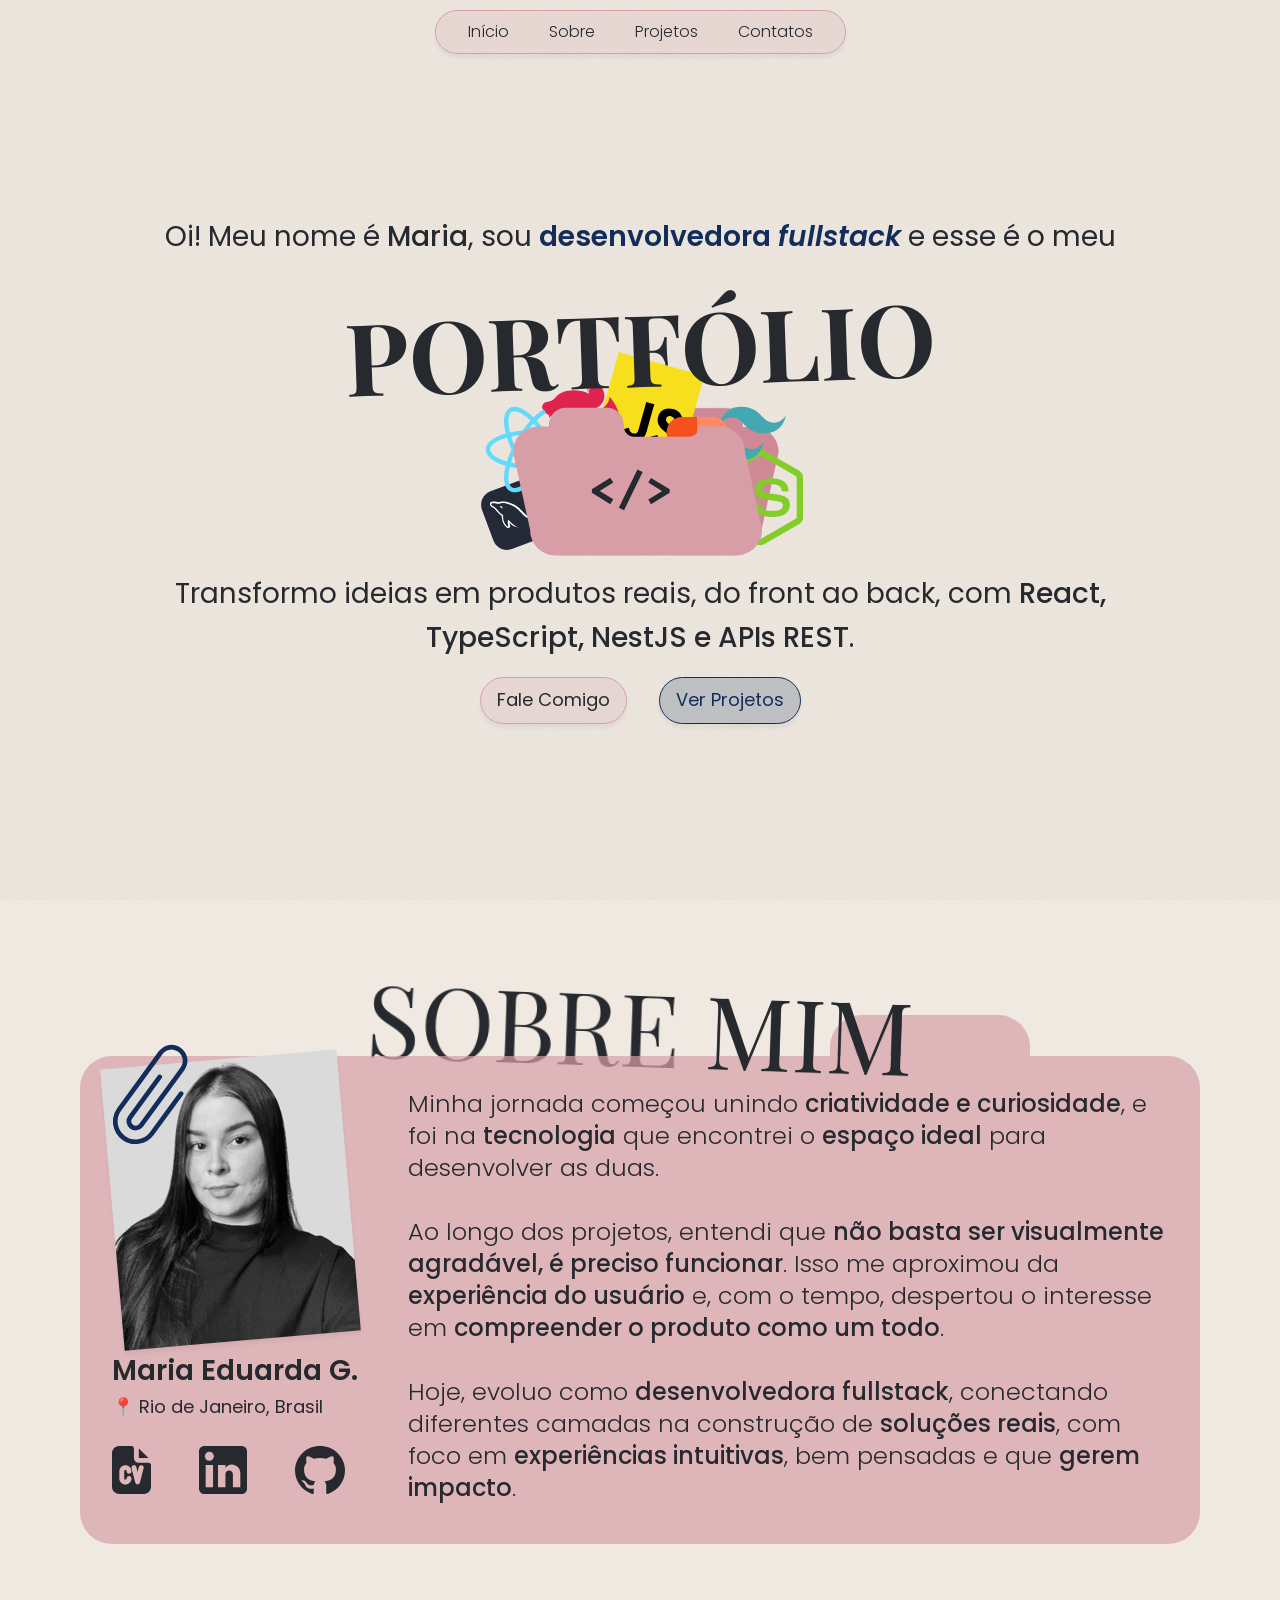
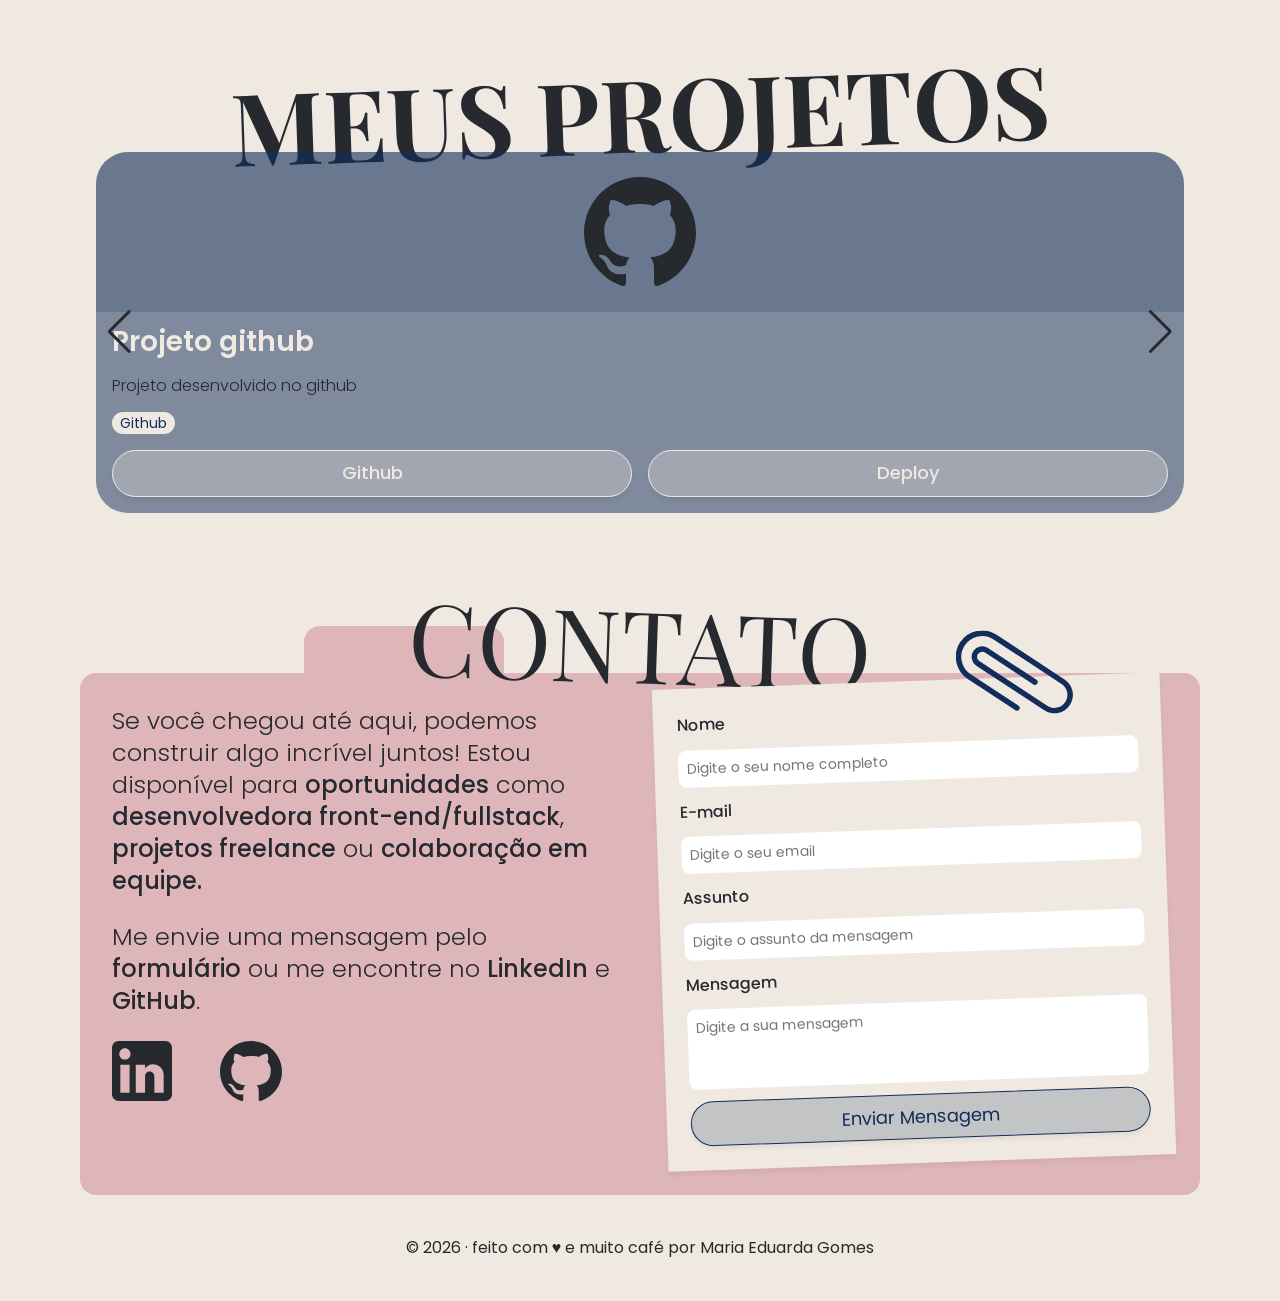
<file: index.html>
<!DOCTYPE html>
<html lang="pt-br">
  <head>
    <meta charset="UTF-8" />
    <meta name="viewport" content="width=device-width, initial-scale=1.0" />
    <meta name="author" content="Maria Eduarda Gomes" />
    <meta
      name="description"
      content="Portfólio da Maria Eduarda Gomes,                 
      desenvolvedora Full Stack especializada em criar experiências
      digitais incríveis. Conheça meus projetos e entre em contato."
    />
    <meta name="robots" content="index, follow" />

    <link rel="icon" type="image/svg+xml" href="./assets/img/favicon.svg"/>
    <link rel="preconnect" href="https://fonts.googleapis.com">
    <link rel="preconnect" href="https://fonts.gstatic.com" crossorigin>
    <link href="https://fonts.googleapis.com/css2?family=Playfair+Display+SC:wght@700;900&family=Poppins:ital,wght@0,100;0,200;0,300;0,400;0,500;0,600;0,700;0,800;0,900;1,100;1,200;1,300;1,400;1,500;1,600;1,700;1,800;1,900&display=swap" rel="stylesheet">
    <link rel="stylesheet" href="./styles.css" />
    <link rel="stylesheet" href="https://cdn.jsdelivr.net/npm/swiper@11/swiper-bundle.min.css"/>
    <title>Portfólio de Maria Eduarda</title>
  </head>
  <body>
    <!-- Efeito de ruído do fundo da página -->
    <div class="noise"></div>
    <!-- Cabeçalho da página-->
    <header>
      <div class="menu-content">
        <!--Menu de navegação-->
        <nav>
          <ul class="menu-list">
            <li><a href="#hero">Início</a></li>
            <li><a href="#about">Sobre</a></li>
            <li><a href="#projects">Projetos</a></li>
            <li><a href="#contact">Contatos</a></li>
          </ul>
        </nav>
      </div>
    </header>

    <!--Seção principal da página-->
    <main>
      <!--Hero-->
      <section id="hero" class="section-container hero-container">
        <article class="hero-content">
          <p class="destaque">Oi! Meu nome é <strong class="destaque-bold">Maria</strong>, sou <strong class="destaque-azul">desenvolvedora <span class="estilo-italico">fullstack</span></strong> e esse é o meu</p>
          
          <h1>PORTFÓLIO</h1>

          <figure class="hero-image">
            <img src="./assets/img/folder.svg" alt="Foto da autora do site" class="float-animation" />
          </figure>

          <p>Transformo ideias em produtos reais, do front ao back, com <strong class="destaque-bold">React, TypeScript, NestJS e APIs REST</strong>.</p>

          <div class="buttons-container">
            <a href="#contact" class="botao">Fale Comigo</a>
            <a href="#projects" class="botao-outline">Ver Projetos</a>
          </div>
        </article>
      </section>

      <!--About-->
      <section id="about" class="section-container about-container">
        <h2><span class="cor-transparente">SOBRE</span> MIM</h2>
        <!-- Para efeito de sobreposição do titulo -->
        <span class="span-estilizado">SOBRE MIM</span>

        <div class="about-profile">
          <figure class="about-image">
            <img class="clip" src="./assets/img/clip.svg" alt="Clip de papel" />
            <img  class="foto" src="./assets/img/foto.png" alt="Foto do perfil da autora" />
          </figure>
          <div class="profile-info">
            <h3>Maria Eduarda G.</h3>
            <p>📍 Rio de Janeiro, Brasil</p>

            <div class="social-icons"> 
              <a href="https://drive.google.com/file/d/1fgDQmj1CB1QXT5oAgTwqPqc8lNXs97_Y/view?usp=drive_link" target="_blank" aria-label="Currículo">
                <img src="./assets/icons/social/curriculo.svg" alt="Link para o Currículo">
              </a>
              <a href="https://www.linkedin.com/in/memariaa/" target="_blank" aria-label="LinkedIn">
                <img src="./assets/icons/social/linkedin.svg" alt="Link para o LinkedIn">
              </a>
              <a href="https://github.com/memariaa" target="_blank" aria-label="GitHub">
                <img src="./assets/icons/social/github.svg" alt="Link para o GitHub"> 
              </a>
            </div>
          </div>
        </div>

        <article class="about-content">
          <p>Minha jornada começou unindo <strong class="destaque-bold">criatividade e curiosidade</strong>, e foi na <strong class="destaque-bold">tecnologia</strong> que encontrei o <strong class="destaque-bold">espaço ideal</strong> para desenvolver as duas.</p>
          <p>Ao longo dos projetos, entendi que <strong class="destaque-bold"> não basta ser visualmente agradável, é preciso funcionar</strong>. Isso me aproximou da <strong class="destaque-bold">experiência do usuário</strong> e, com o tempo, despertou o interesse em <strong class="destaque-bold">compreender o produto como um todo</strong>.</p>
          <p>Hoje, evoluo como <strong class="destaque-bold">desenvolvedora fullstack</strong>, conectando diferentes camadas na construção de <strong class="destaque-bold">soluções reais</strong>, com foco em <strong class="destaque-bold">experiências intuitivas</strong>, bem pensadas e que <strong class="destaque-bold">gerem impacto</strong>.</p>
        </article>
      </section>

      <!--Projects-->
      <section id="projects" class="section-container projects-container">
        <h2>MEUS PROJETOS</h2>

        <div class="swiper projects-swiper">
          <div class="swiper-wrapper">
            <div class="swiper-slide">
              <article class="project-card">
                <figure class="project-image">
                  <img src="./assets/icons/social/github.svg" alt="Ícone do github">
                </figure>

                <div class="project-content">
                  <h3>Projeto github</h3>
                  <p>Projeto desenvolvido no github</p>

                  <div class="project-tags">
                    <span class="tag">Github</span>
                  </div>

                  <div class="project-buttons">
                    <a href="#" target="_blank" class="botao">Github</a>
                    <a href="#" target="_blank" class="botao">Deploy</a>
                  </div>
                </div>
              </article>
            </div>
          </div>

          <!--Botões de navegação-->
          <div class="swiper-button-next"></div>
          <div class="swiper-button-prev"></div>

          <!--Paginação-->
          <div class="swiper-pagination"></div>
        </div>
      </section>

      <!--Contact-->
      <section id="contact"class="section-container contact-container">
        <article class="contact-info">
          <h2>CONTATO</h2>

          <p>Se você chegou até aqui, podemos construir algo incrível juntos! Estou disponível para <strong class="destaque-bold">oportunidades</strong> como <strong class="destaque-bold">desenvolvedora front-end/fullstack</strong>, <strong class="destaque-bold">projetos freelance</strong> ou <strong class="destaque-bold">colaboração em equipe.</strong></p>
          <p>Me envie uma mensagem pelo <strong class="destaque-bold">formulário</strong> ou me encontre no <strong class="destaque-bold">LinkedIn</strong> e <strong class="destaque-bold">GitHub</strong>.</p>
          
          <div class="social-icons">
            <a href="https://www.linkedin.com/in/memariaa/" target="_blank" aria-label="LinkedIn">
              <img src="./assets/icons/social/linkedin.svg" alt="Link para o LinkedIn">
            </a>
            <a href="https://github.com/memariaa" target="_blank" aria-label="GitHub">
              <img src="./assets/icons/social/github.svg" alt="Link para o GitHub">
            </a>
          </div>
        </article>

        <!-- Formulário -->
        <form id="formulario" action="https://formsubmit.co/60464df5862bc0e38295794122d4cf0d" method="POST">
          <img class="clip" src="./assets/img/clip.svg" alt="Clip de papel" />

          <input type="hidden" name="_next" value="http://127.0.0.1:5500/success.html">
          <input type="hidden" name="_captcha" value="false">

          <label for="nome">Nome</label>
          <input type="text" id="nome" name="nome" placeholder="Digite o seu nome completo">
          <span id="erro-nome"></span>

          <label for="email">E-mail</label>
          <input type="text" id="email" name="email" placeholder="Digite o seu email">
          <span id="erro-email"></span>

          <label for="assunto">Assunto</label>
          <input type="text" id="assunto" name="assunto" placeholder="Digite o assunto da mensagem">
          <span id="erro-assunto"></span>

          <label for="mensagem">Mensagem</label>
          <textarea name="mensagem" id="mensagem" placeholder="Digite a sua mensagem"></textarea>
          <span id="erro-mensagem"></span>

          <button class="botao-outline" type="submit">Enviar Mensagem</button>

        </form>
      </section>
    </main>

    <!--Rodapé da página-->
    <footer>
      <p>© 2026 · feito com ♥ e muito café por Maria Eduarda Gomes</p>
    </footer>

    <script src="https://cdn.jsdelivr.net/npm/swiper@11/swiper-bundle.min.js"></script>
    <script src="assets/js/script.js"></script>
  </body>
</html>
</file>
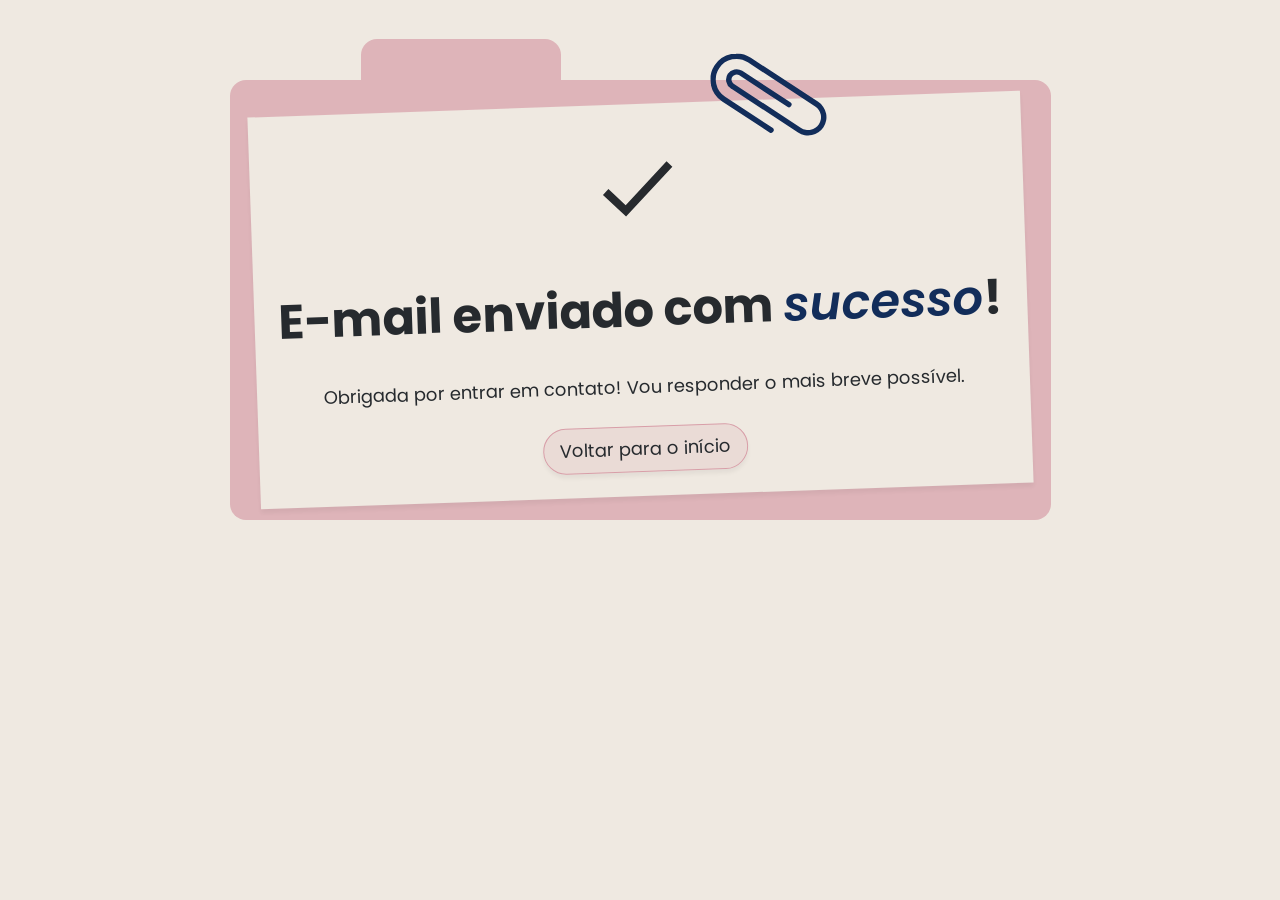
<file: success.html>
<!DOCTYPE html>
<html lang="pt-br">
  <head>
    <meta charset="UTF-8" />
    <meta name="viewport" content="width=device-width, initial-scale=1.0" />
    <meta name="author" content="Maria Eduarda Gomes" />
    <meta
      name="description"
      content="Portfólio da Maria Eduarda Gomes,                 
      desenvolvedora Full Stack especializada em criar experiências
      digitais incríveis. Conheça meus projetos e entre em contato."
    />
    <meta name="robots" content="index, follow" />
    
    <link rel="preconnect" href="https://fonts.googleapis.com">
    <link rel="preconnect" href="https://fonts.gstatic.com" crossorigin>
    <link href="https://fonts.googleapis.com/css2?family=Playfair+Display+SC:wght@700;900&family=Poppins:ital,wght@0,100;0,200;0,300;0,400;0,500;0,600;0,700;0,800;0,900;1,100;1,200;1,300;1,400;1,500;1,600;1,700;1,800;1,900&display=swap" rel="stylesheet">
    <link rel="icon" type="image/svg+xml" href="./assets/img/favicon.svg"/>
    <link rel="stylesheet" href="./styles.css" />
    
    <title>Portfólio de Maria Eduarda</title>
  </head>
  <body>
    <main>
      <!--success-->
      <section id="success" class="section-container success-container">
        <div class="success-content">
          <img class="clip" src="./assets/img/clip.svg" alt="Clip de papel" />

          <!--Icon de sucesso-->
          <figure class="success-icon">
            <img src="./assets/img/success.svg" alt="Simbolo de sucesso" />
          </figure>

          <!--Mensagem de sucesso-->
          <h1>E-mail enviado com <span class="destaque-azul estilo-italico">sucesso</span>!</h1>
          <p>Obrigada por entrar em contato! Vou responder o mais breve possível.</p>

          <!--Botão para retornar a pagina inicial-->
          <div class="buttons-container">
            <a href="index.html" class="botao">Voltar para o início</a>
          </div>
        </div>
      </section>
    </main>
  </body>
</html>
</file>
<file: styles.css>
* {
  margin: 0;
  padding: 0;
  box-sizing: border-box;
  font-family: 'Poppins', sans-serif;
  font-weight: 400;
  text-decoration: none;
  outline: none;
} 

:root {

  /* Cores */
  --bg: #EFE9E1;  
  --text:#262A2E;
  --accent: 216, 158, 168;
  --accent2: 18, 45, 90;
  --accent3:#122D5A;
  --white: #ffffff;
  --error: #e63946;

  /* Sombra */
  --shadow: 0px 4px 4px 0px rgba(0, 0, 0, 0.05);

  /* Espaçamentos */
  --spacing-xs: 0.5rem; /* 4px */
  --spacing-sm: 0.5rem; /* 8px */
  --spacing-md: 1rem; /* 16px */
  --spacing-lg: 1.5rem; /* 24px */
  --spacing-xl: 2rem; /* 32px */
  --spacing-2xl: 2.5rem; /* 40px */
  --spacing-3xl: 3rem; /* 48px */
  --spacing-4xl: 4rem; /* 64px */
  --spacing-5xl: 5rem; /* 80px */

  /* Tamanhos da fonte */
  --text-xs: 0.875rem; /* 14px */
  --text-sm: 1rem; /* 16px */
  --text-md: 1.125rem; /* 18px */
  --text-lg: 1.5rem; /* 24px */
  --text-xl: 1.75rem; /* 28px */
  --text-2xl: 2.25rem; /* 36px */
  --text-3xl: 3rem; /* 48px */
  --text-4xl: 4rem; /* 64px */

  /* Peso da fonte */
  --font-weight-light: 300;
  --font-weight-regular: 400;
  --font-weight-medium: 500;
  --font-weight-semibold: 600;
  --font-weight-bold: 700;

  /* Border Radius */
  --radius-sm: 0.25rem;
  --radius-md: 0.5rem;
  --radius-lg: 1rem;
  --radius-xl: 2rem;
  --radius-full: 100px;

  /* Animação Padrão */
  --transition-default: all 0.3s ease;
}
 
html {
  scroll-behavior: smooth;
}

body {
  display: flex;
  flex-direction: column;
  min-height: 100vh;
  background-color: var(--bg);
  line-height: 1.6;
  color: var(--text);
}

/* ADICIONA RUÍDO NO FUNDO */
.noise {
  position: fixed;
  inset: 0;
  z-index: -1;
  pointer-events: none;
  background-image: url('./assets/img/noise.png');
  background-repeat: repeat;
}

main {
  flex: 1;
}

/* ESTILO SEÇÃO GLOBAL */
.section-container {
  max-width: 70rem;
  margin: 0 auto;
  padding: var(--spacing-xs) var(--spacing-md) 120px var(--spacing-md);
  scroll-margin-top: 6rem;
}

/* BOTÕES */
.buttons-container {
  display: flex;
  gap: var(--spacing-xl);
  justify-content: center;
}

.botao,
.botao-outline {
  display: inline-block;
  padding: var(--spacing-sm) var(--spacing-md);
  border: 1px solid transparent;
  border-radius: var(--radius-full);
  font-size: var(--text-md);
  font-weight: var(--font-weight-regular);
  text-align: center;
  cursor: pointer;
  transition: var(--transition-default);
  box-shadow: var(--shadow);
}

.botao {
  border-color: rgba(var(--accent), 1);
  background-color: rgba(var(--accent), 0.2);
  color: var(--text);
}

.botao-outline {
  border-color: rgba(var(--accent2), 1);
  background-color: rgba(var(--accent2), 0.2);
  color: rgba(var(--accent2), 1);
}

.botao:hover, .botao-outline:hover {
  transform: translateY(-0.25rem);
}

/* HEADER */
header {
  position: sticky;
  top: 10px;
  z-index: 1000;
  width: fit-content;
  margin: 0 auto;
  gap: var(--spacing-lg);
  padding: var(--spacing-sm);
  border: 1px solid rgba(var(--accent), 1);
  border-radius: var(--radius-full);
  box-shadow: var(--shadow);
  background-color: rgba(var(--accent), 0.2);
  backdrop-filter: blur(5px); 
  -webkit-backdrop-filter: blur(4px);
}

header a {
  font-weight: var(--font-weight-light);
  color: var(--text);
  transition: color 0.3s ease;
}

header a:hover {
  font-weight: var(--font-weight-regular);
  color: #000;
}

.menu-content {
  display: flex;
  justify-content: space-between;
  align-items: center;
  max-width: 70rem;
  height: 100%;
  margin: 0 auto;
  padding: 0 var(--spacing-md);
}

.menu-list {
  display: flex;
  gap: var(--spacing-lg);
  list-style: none;
}

.menu-list a {
  padding: var(--spacing-xs);
}

/* HERO */
.hero-container {
  position: relative;
  display: flex;
  align-items: center;
  gap: var(--spacing-2xl);
  min-height: 100vh;
  margin-top: var(--spacing-xl);
}

.hero-content {
  display: flex;
  flex: 1;
  flex-direction: column;
  text-align: center;
  gap: var(--spacing-md);

}

.hero-content .destaque {
  font-size: var(--text-xl);
}

.destaque-bold {
  font-weight: var(--font-weight-medium);
}

.destaque-azul, .estilo-italico {
  font-weight: var(--font-weight-semibold);
}

.destaque-azul {
  color: rgba(var(--accent2), 1);
}

.estilo-italico {
  font-style: italic;
}

.hero-content h1 {
  font-family: playfair display sc, serif;
  font-size: 100px;
  font-weight: var(--font-weight-bold);
  line-height: 140px;
  transform: rotate(-2deg);
}

.hero-content p{
  font-size: var(--text-xl);
}

.hero-image {
  display: flex;
  flex: 1;
  justify-content: center;
  margin-top: -80px;
}

.hero-image img {
  width: 30%;
  max-width: 40%;
  animation-duration: 4s;
}

/* Animação Flutuante */
@keyframes float {
  
  0%,
  100% {
    transform: translateY(0);
  }

  50% {
    transform: translateY(2%);
  }

}

/* Usa animação */
.float-animation {
  animation: float 3s ease-in-out infinite;
}

/* SOBRE */
.about-container {
  position: relative;
  display: flex;
  align-items: center;
  margin: var(--spacing-5xl) auto;
  padding: var(--spacing-xl);
  border-radius: var(--radius-xl);
  background-color: rgba(var(--accent), 0.7);
}

/* BEFORE PARA CRIAR A ABA DA PASTA */
.about-container::before {
  content: '';
  position: absolute;
  top: -41px;
  left: 67%;
  width: 200px;
  height: 41px;
  background-color: rgba(var(--accent), 0.7);
  border-top-left-radius: var(--radius-xl);
  border-top-right-radius: var(--radius-xl);
  z-index: -1;
}

.about-container h2, .about-container .span-estilizado {
  position: absolute;
  top: -110px;
  left: 50%;
  transform: translateX(-50%) rotate(2deg);
  font-size: 100px;
  font-family: playfair display sc, serif;
  white-space: nowrap;
}

.about-container .span-estilizado {
  z-index: -1;
}

.about-container h2 {
  z-index: 1;
}

.cor-transparente {
  color: rgba(var(--accent), 0);
  font-family: playfair display sc, serif;
}

.about-profile{
  width: 100%;
  display: flex;
  flex-direction: column;
}

.about-profile h3{
  font-size: var(--text-xl);
  font-weight: var(--font-weight-semibold);
}

.about-profile p{
  font-size: var(--text-md);
}

.about-image {
  width: 100%;
  margin-top: -40px;
}

.about-image img {
  position: relative;
  width: 100%;
}

.about-image .foto{
  width: 80%;
  transform: rotate(-5deg);
  margin-top: -80px;
  z-index: 2;
  box-shadow: var(--shadow);
}

.about-image .clip{
  width: 34%;
  left: -4%;
  z-index: 3;
  transform: rotate(-89deg);
}

.about-profile .social-icons {
  width: 100%;
  display: flex;
  flex-direction: row;
  gap: var(--spacing-3xl);
}

.about-profile .social-icons img {
  height: 48px;
  margin-top: var(--spacing-lg);
}

.about-profile .social-icons img:hover, .contact-info .social-icons img:hover {
  transform: scale(1.1);
  transition: 0.5s ease;
}

.about-content {
  display: flex;
  flex-direction: column;
  gap: var(--spacing-lg);
}

.about-content p {
  margin-bottom: var(--spacing-sm);
  text-align: left;
  font-size: var(--text-lg);
  font-weight: var(--font-weight-light);
  line-height: 32px;
}

/* PROJETOS */
.projects-container {
  scroll-margin-top: 3rem;
  margin: var(--spacing-2xl) auto; 
  text-align: center;
}

.projects-container h2 {
  font-size: 100px;
  font-weight: var(--font-weight-bold);
  font-family: playfair display sc, serif;
  transform: rotate(-2deg);
  margin-bottom: -40px;
}

.projects-swiper {
  position: relative;
  width: 100%;
  padding: var(--spacing-sm) var(--spacing-xl) var(--spacing-xl);
  overflow: hidden;
}

/* Card Projetos */
.project-card {
  display: flex;
  flex-direction: column;
  width: 100%;
  height: 100%;
  border-radius: var(--radius-xl);
  background-color: rgba(var(--accent2), 0.5);
  overflow: hidden;
  transition: var(--transition-default);
}

.project-image {
  display: flex;
  justify-content: center;
  align-items: center;
  width: 100%;
  height: 10rem;
  background: rgba(var(--accent2), 0.2);
}

.project-image img {
  width: 75%;
  height: 75%;
  max-width: 7rem;
  max-height: 7rem;
  object-fit: contain;
  transition: transform 0.3s ease;
}

.project-content { 
  display: flex;
  flex: 1;
  flex-direction: column;
  padding: var(--spacing-md);
  text-align: left;
  gap: var(--spacing-sm);
}

.project-content h3 {
  margin-bottom: 0.75rem;
  font-size: var(--text-xl);
  line-height: 28px;
  font-weight: var(--font-weight-semibold);
  color: var(--bg);
}

.project-content p {
  flex: 1;
  margin-bottom: var(--spacing-sm);
  font-size: var(--text-sm);
  color: var(--text);
  font-weight: var(--font-weight-light);
  line-height: 20px;
}

.project-tags {
  display: flex;
  flex-wrap: wrap;
  gap: var(--spacing-xs)
}

.tag {
  padding: 0 var(--spacing-sm);
  border-radius: var(--radius-full);
  background-color: var(--bg);
  font-size: var(--text-xs);
  font-weight: var(--font-weight-regular);
  color: rgba(var(--accent2), 1);
}

.project-buttons {
  display: flex;
  justify-content: center;
  align-items: center;
  gap: var(--spacing-md);
  margin-top: var(--spacing-sm);
}

.project-buttons .botao {
  width: 100%;
  border-color: var(--bg);
  background-color: rgb(239, 233, 225, 0.3);
  font-size: var(--text-md);
  font-weight: var(--font-weight-medium);
  color: var(--bg);
}

/* Configuração do Swiper */
.swiper-wrapper {
  align-items: stretch;
}

.swiper-slide {
  display: flex;
  height: auto;
}

/* Botões do Swiper (navegação) */
.swiper-button-next,
.swiper-button-prev {
  width: 3rem;
  height: 3rem;
}

.swiper-button-next:after,
.swiper-button-prev:after {
  font-size: var(--text-lg);
  color: var(--text);
}

.swiper-button-next:hover:after,
.swiper-button-prev:hover:after {
    color: rgba(var(--accent), 1);
}

/* Indicadores de paginação */
.swiper-pagination-bullet {
  width: 0.75rem;
  height: 0.75rem;
  background-color: var(--text);
  opacity: 1;
}

.swiper-pagination-bullet-active {
  width: var(--spacing-lg);
  border-radius: var(--radius-sm);
  background-color: rgba(var(--accent), 0.7)
}

/* CONTATO */
.contact-container {
  position: relative;
  display: grid;
  grid-template-columns: 1fr 1fr;
  gap: var(--spacing-2xl);
  padding: var(--spacing-xl);
  background-color: rgba(var(--accent), 0.7);
  border-radius: var(--radius-lg);
}

.contact-container::before {
  content: '';
  position: absolute;
  top: -47px;
  left: 20%;
  width: 200px;
  height: 47px;
  background-color: rgba(var(--accent), 1);
  border-top-left-radius: var(--radius-lg);
  border-top-right-radius: var(--radius-lg);
  z-index: -1;
  background: rgba(var(--accent), 0.7);
}

/* Redes Sociais */
.contact-info h2{
  position: absolute;
  top: -110px;
  left: 50%;
  transform: translateX(-50%) rotate(2deg);
  font-size: 100px;
  font-family: playfair display sc, serif;
  white-space: nowrap;
}

.contact-info p{
  margin-bottom: var(--spacing-lg);
  font-size: var(--text-lg);
  font-weight: var(--font-weight-light);
  line-height: 32px;
}

.social-icons {
  display: flex;
  gap: var(--spacing-3xl);
}

.contact-info .social-icons img {
  height: 60px;
}

/* Formulário de Contato */
form {
  display: flex;
  flex-direction: column;
  gap: 0.75rem;
  padding: var(--spacing-lg);
  background-color: var(--bg);
  transform: rotate(-2deg);
  box-shadow: var(--shadow);
  margin-top: -24px;
}

form .clip{
  position: absolute;
  width: 23%;
  top: -10%;
  left: 60%;
  z-index: 3;
}

form label {
  font-size: var(--text-sm);
  font-weight: var(--font-weight-medium);
}

form input,
form textarea {
  width: 100%;
  padding: 0.5rem var(--spacing-sm);
  border-radius: var(--radius-md);
  border: none;
  font-family: inherit;
  font-size: var(--text-xs);
}

form input:focus,
form textarea:focus {
  border: 1px solid rgba(var(--accent2), 1);
  outline: none;
}

form textarea {
  min-height: 5rem;
  resize: none;
}

form span {
  margin-top: -0.75rem;
  font-size: var(--text-sm);
  color: var(--error);
}

form .botao-outline {
  font-size: var(--text-md);
  font-weight: var(--font-weight-regular);
}

/* FOOTER */
footer {
  padding: 2.5rem;
  font-weight: 600;
  text-align: center;
  color: var(--text);
}

/* PÁGINA SUCCESS */
.success-container {
  position: relative;
  display: flex;
  flex-direction: column;
  justify-content: center;
  align-items: center;
  width: fit-content;
  height: fit-content;
  background-color: rgba(var(--accent), 0.7);
  padding: var(--spacing-lg);
  border-radius: var(--radius-lg);
  margin-top: var(--spacing-5xl);
}

.success-container::before {
  content: '';
  position: absolute;
  top: -41px;
  left: 16%;
  width: 200px;
  height: 41px;
  background-color: rgba(var(--accent), 0.7);
  border-top-left-radius: var(--radius-lg);
  border-top-right-radius: var(--radius-lg);
  z-index: -1;
}

.success-content {
  display: flex;
  flex-direction: column;
  align-items: center;
  gap: var(--spacing-lg);
  padding: var(--spacing-lg);
  width: fit-content;
  background-color: var(--bg);
  text-align: center;
  transform: rotate(-2deg);
  box-shadow: var(--shadow);
}

.success-content .clip{
  position: absolute;
  width: 15%;
  top: -12%;
  left: 60%;
  z-index: 3;
}

.success-content h1 {
  font-size: var(--text-3xl);
  font-weight: var(--font-weight-bold);
  color: var(--text);
}

.success-content p {
  font-size: var(--text-md);
  color: var(--text);
}

.success-icon {
  display: flex;
  align-items: center;
  justify-content: center;
  width: 7.5rem;
  height: 7.5rem;
}

.success-icon img {
  width: 6rem;
  height: 6rem;
  filter: invert(7%) sepia(3%) saturate(4331%) hue-rotate(170deg) brightness(98%) contrast(78%);
}

@media screen and (max-width: 1024px) {
  @media (max-width: 768px) {
    header {
      display: none;
    }
  }

  /* SECTION CONTAINER E PARAGRAFO GLOBAL */
  .section-container p {
    font-size: var(--text-lg);
  }

  /* HERO */
  .hero-container {
    margin: 0 var(--spacing-3xl);
  }

  .hero-content h1 {
    line-height: 80px;
  }

  .hero-image {
    display: flex;
    flex: 1;
    justify-content: center;
    margin-top: -50px;
  }

  .hero-image img {
    width: 30%;
  }

  /* SOBRE */
  .about-container {
    flex-direction: row;
    margin: var(--spacing-sm) var(--spacing-lg);
    padding: var(--spacing-xl);
    gap: var(--spacing-lg);
  }

  .about-profile{
    width: 100%;
    display: flex;
  }

  .about-image {
    margin-top: -120px;
  }

  .about-image .clip{
    width: 34%;
  }

  .about-image .foto{
    margin-top: -50px;
  }

  .profile-info{
    margin-top: var(--spacing-xl);
  }

  .about-profile .social-icons {
    gap: var(--spacing-xl);
    
  }

  .about-profile h3{
    font-size: var(--text-lg);
  }

  .about-profile p{
    font-size: var(--text-md);
  }

  /* PROJETOS */

  .projects-swiper {
    margin: 0;
    padding: var(--spacing-sm) var(--spacing-lg) var(--spacing-xl);
  }

  .projects-container h2 {
    line-height: 80px;
  }

  .swiper-wrapper {
    min-height: 2.1rem;
    align-items: stretch;
  }

  .swiper-slide {
    justify-content: center;
    align-items: stretch;
  }

  .swiper-button-next,
  .swiper-button-prev {
    display: none;
  }

  .contact-container {
    margin: var(--spacing-sm) var(--spacing-lg);
  }

/* Redes Sociais */

  .social-icons {
    gap: var(--spacing-xl);
  }

  .contact-info .social-icons img {
    height: 50px;
  }

  form .clip{
    top: -6%;
  }

}

@media screen and (max-width: 480px) {

  /* HERO */
 .hero-container {
    margin: 0 auto;
  }

  .hero-container::before {
    content: '';
    position: absolute;
    top: -100px;
    left: 50%;
    transform: translateX(-50%);
    width: 200px;
    height: 200px;
    background-color: rgba(var(--accent), 0.7);
    border-bottom-left-radius: var(--radius-full);
    border-bottom-right-radius: var(--radius-full);
    z-index: -10;
    filter: blur(90px);
  }

  .about-container::after{
    content: '';
    position: absolute;
    top: -100px;
    left: 50%;
    transform: translateX(-50%);
    width: 200px;
    height: 200px;
    background-color: rgba(var(--accent2), 0.4);
    border-radius: var(--radius-full);
    z-index: -10;
    filter: blur(90px);
  }

  .hero-container .destaque {
    font-size: var(--text-lg);
    line-height: 24px;
  }

  .hero-container h1 {
    font-size: 56px;
    line-height: 56px;
  }

  .hero-container p{
    font-size: var(--text-md);
    line-height: 18px;
  }

  .hero-container .botao, .hero-container .botao-outline {
    font-size: var(--text-sm);
    padding: var(--spacing-xs) var(--spacing-sm);
  }

  .hero-content{
    gap: var(--spacing-xl);
  }

  /* SOBRE */

  .about-container {
    flex-direction: column;
    margin: var(--spacing-sm);
    padding: var(--spacing-md);
    gap: var(--spacing-lg);
  }

  .about-container::before {
    left: 45%;
    width: 150px;
  }

  .about-container h2, .about-container .span-estilizado {
    font-size: 56px;
    top: -68px;

  }

  .about-profile{
    flex-direction: row;
  }

  .about-image {
    margin-top: -20px;
  }

  .about-image .clip{
    width: 40%;
  }

  .about-image .foto{
    width: 80%;
    margin-top: -50px;
  }

  .profile-info{
    margin-top: 0;
  }

  .about-profile .social-icons {
    gap: var(--spacing-lg)
  }

  .about-profile .social-icons img{
    height: 40px;
  }

  .about-profile h3{
    font-size: var(--text-md);
  }

  .about-profile p{
    font-size: var(--text-sm);
  }

  .about-content p {
    margin-bottom: 0;
    text-align: center;
    font-size: var(--text-md);
    font-weight: var(--font-weight-light);
    line-height: 24px;
  }

    /* PROJETOS */
  .projects-container h2 {
    font-size: 56px;
    margin-bottom: -15px;
    line-height: 56px;
  }

  .project-content h3 {
    margin-bottom: 0.75rem;
    font-size: var(--text-lg);
    font-weight: var(--font-weight-semibold);
    color: var(--bg);
  }

  .project-content p {
    flex: 1;
    margin-bottom: var(--spacing-sm);
    font-size: var(--text-sm);
    color: var(--bg);
    font-weight: (--font-weight-light);
  }

  /* CONTATO */
  .contact-container {
    grid-template-columns: 1fr;
    gap: var(--spacing-2xl);
    padding: var(--spacing-lg);
    margin: var(--spacing-sm);
  }

  .contact-container::before {
    left: 10%;
    width: 150px;
  }

  /* Redes Sociais */
  .contact-info h2{
    top: -70px;
    left: 50%;
    font-size: 56px;
  }

  .contact-info p{
    font-size: var(--text-md);
    line-height: 24px;
    text-align: center;
  }

  .social-icons {
    gap: var(--spacing-xl);
    align-items: center;
    justify-content: center;
  }

  .contact-info .social-icons img {
    height: 40px;
  }

  form .clip{
    top: -10px;
    left: -8%;
    transform: rotate(130deg);
  }

  /* PÁGINA SUCCESS */
.success-container {
  margin: var(--spacing-5xl) var(--spacing-sm);
}

.success-container::before {
  width: 150px;
}

.success-content {
  gap: var(--spacing-xl);
}

.success-content .clip{
  width: 30%;
  top: -30px;
  left: 70%;
}

.success-content h1 {
  font-size: var(--text-xl);
  line-height: 24px;
}

.success-content p {
  font-size: var(--text-md);
  line-height: 18px;
}

.success-icon {
  width: 3rem;
  height: 3rem;
}

}
</file>
